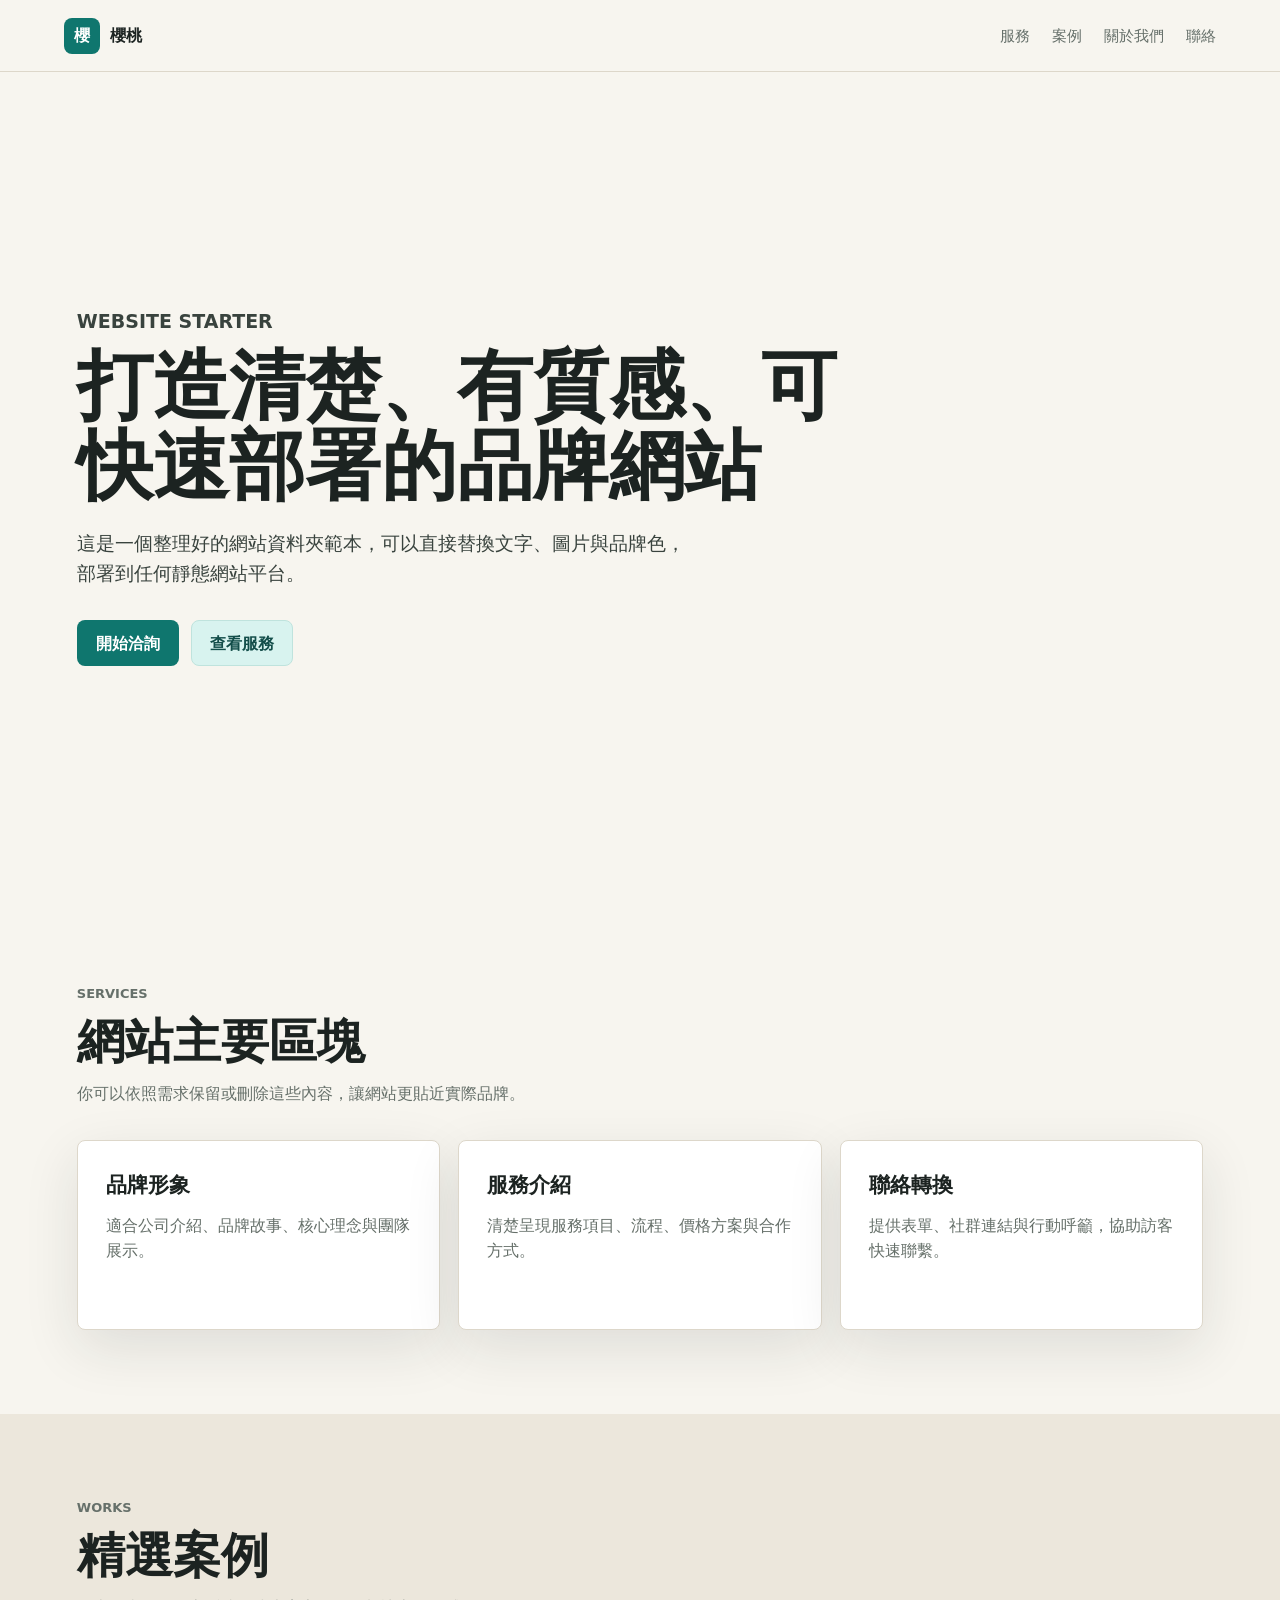
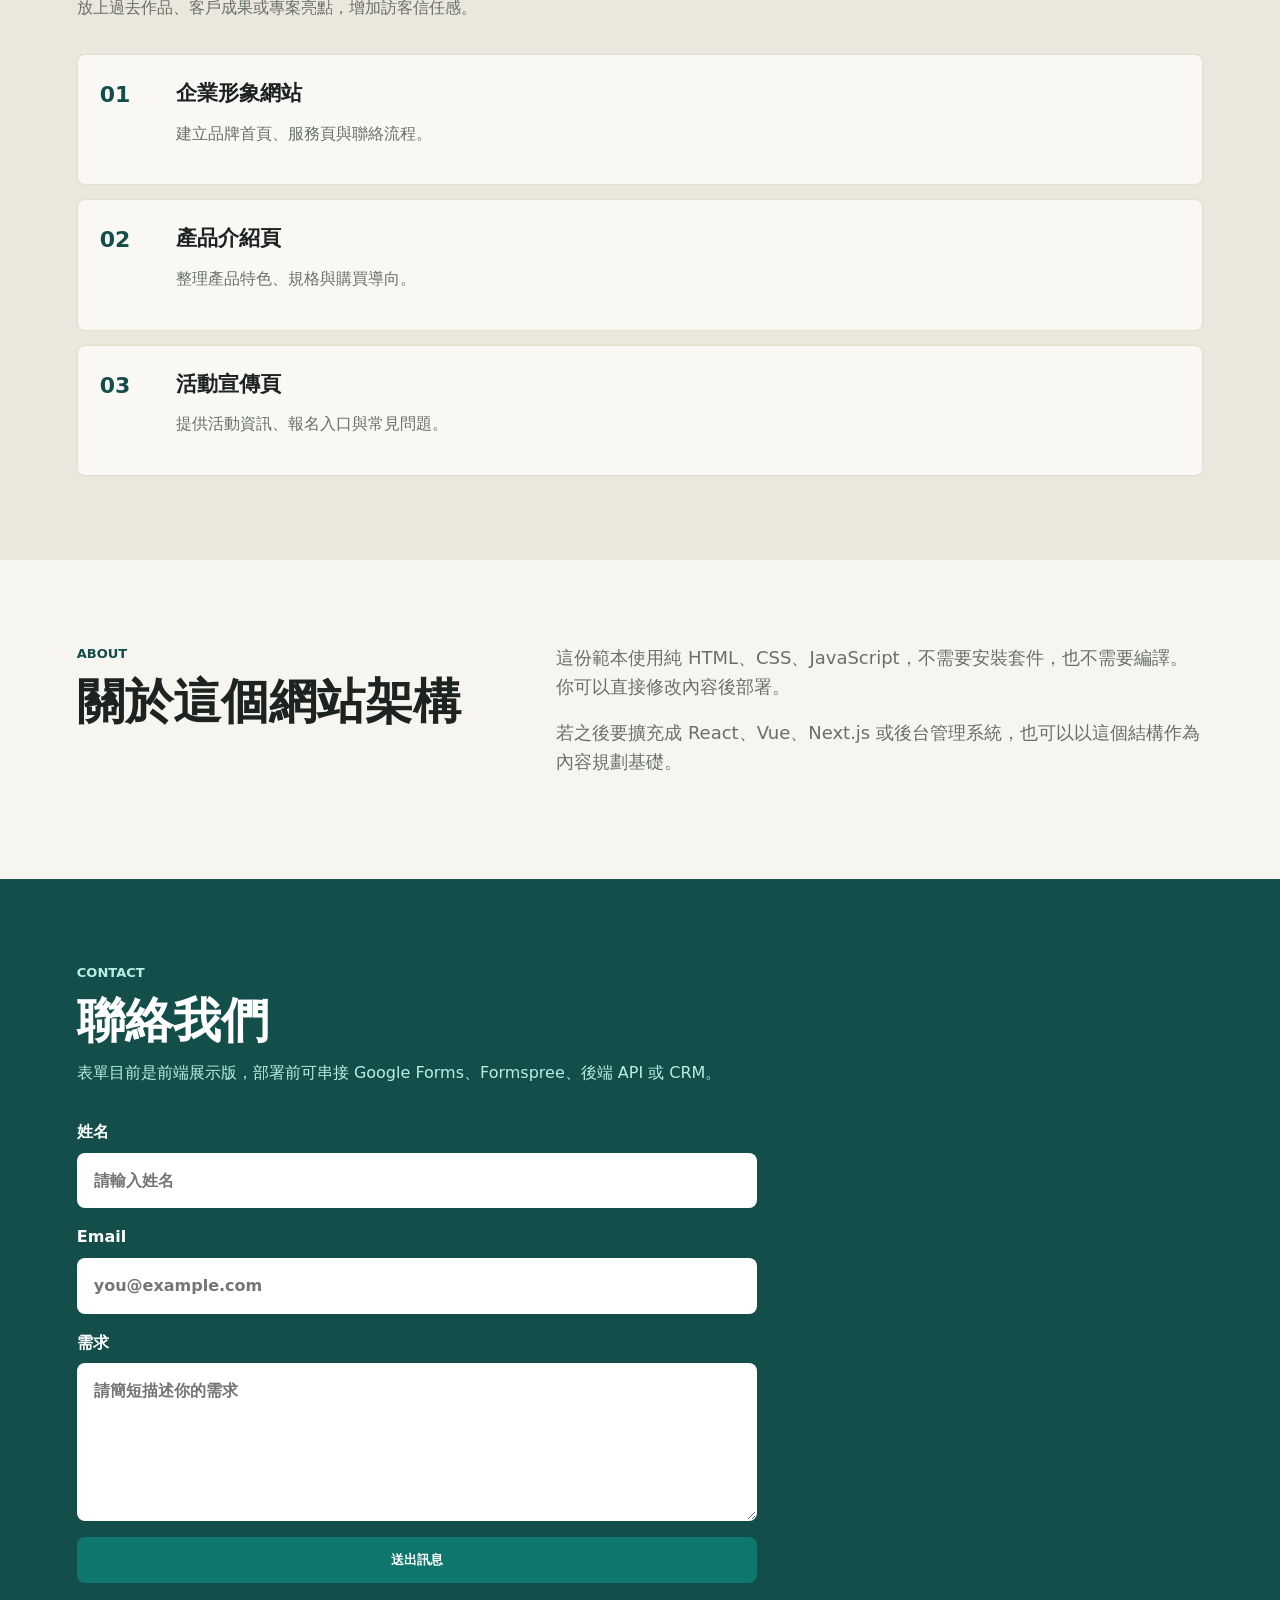
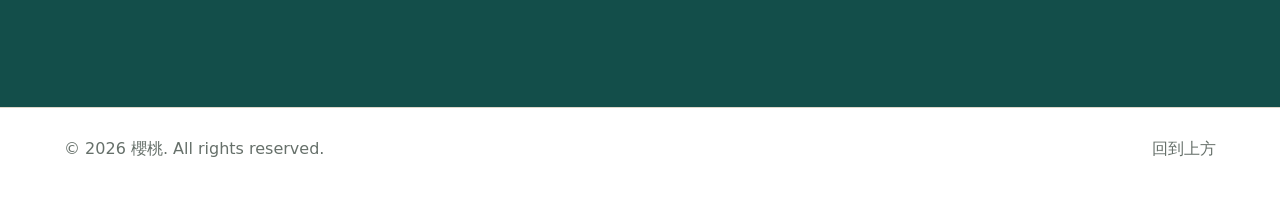
<file: deployable-website/index.html>
<!doctype html>
<html lang="zh-Hant">
  <head>
    <meta charset="utf-8" />
    <meta name="viewport" content="width=device-width, initial-scale=1" />
    <meta
      name="description"
      content="一個可直接部署的網站範本，適合公司形象、服務介紹與聯絡表單。"
    />
    <title>櫻桃 | 首頁</title>
    <link rel="stylesheet" href="./assets/css/styles.css" />
  </head>
  <body>
    <header class="site-header">
      <a class="brand" href="#home" aria-label="回到首頁">
        <span class="brand-mark">櫻</span>
        <span>櫻桃</span>
      </a>

      <button class="nav-toggle" type="button" aria-expanded="false" aria-controls="site-nav">
        <span></span>
        <span></span>
        <span></span>
      </button>

      <nav class="site-nav" id="site-nav" aria-label="主要導覽">
        <a href="#services">服務</a>
        <a href="#cases">案例</a>
        <a href="#about">關於我們</a>
        <a href="#contact">聯絡</a>
      </nav>
    </header>

    <main>
      <section class="hero" id="home">
        <div class="hero-content">
          <p class="eyebrow">Website Starter</p>
          <h1>打造清楚、有質感、可快速部署的品牌網站</h1>
          <p>
            這是一個整理好的網站資料夾範本，可以直接替換文字、圖片與品牌色，部署到任何靜態網站平台。
          </p>
          <div class="hero-actions">
            <a class="button primary" href="#contact">開始洽詢</a>
            <a class="button secondary" href="#services">查看服務</a>
          </div>
        </div>
      </section>

      <section class="section" id="services">
        <div class="section-heading">
          <p class="eyebrow">Services</p>
          <h2>網站主要區塊</h2>
          <p>你可以依照需求保留或刪除這些內容，讓網站更貼近實際品牌。</p>
        </div>

        <div class="card-grid">
          <article class="card">
            <h3>品牌形象</h3>
            <p>適合公司介紹、品牌故事、核心理念與團隊展示。</p>
          </article>
          <article class="card">
            <h3>服務介紹</h3>
            <p>清楚呈現服務項目、流程、價格方案與合作方式。</p>
          </article>
          <article class="card">
            <h3>聯絡轉換</h3>
            <p>提供表單、社群連結與行動呼籲，協助訪客快速聯繫。</p>
          </article>
        </div>
      </section>

      <section class="section muted" id="cases">
        <div class="section-heading">
          <p class="eyebrow">Works</p>
          <h2>精選案例</h2>
          <p>放上過去作品、客戶成果或專案亮點，增加訪客信任感。</p>
        </div>

        <div class="case-list">
          <article class="case-item">
            <span>01</span>
            <div>
              <h3>企業形象網站</h3>
              <p>建立品牌首頁、服務頁與聯絡流程。</p>
            </div>
          </article>
          <article class="case-item">
            <span>02</span>
            <div>
              <h3>產品介紹頁</h3>
              <p>整理產品特色、規格與購買導向。</p>
            </div>
          </article>
          <article class="case-item">
            <span>03</span>
            <div>
              <h3>活動宣傳頁</h3>
              <p>提供活動資訊、報名入口與常見問題。</p>
            </div>
          </article>
        </div>
      </section>

      <section class="section split" id="about">
        <div>
          <p class="eyebrow">About</p>
          <h2>關於這個網站架構</h2>
        </div>
        <div class="copy-block">
          <p>
            這份範本使用純 HTML、CSS、JavaScript，不需要安裝套件，也不需要編譯。你可以直接修改內容後部署。
          </p>
          <p>
            若之後要擴充成 React、Vue、Next.js 或後台管理系統，也可以以這個結構作為內容規劃基礎。
          </p>
        </div>
      </section>

      <section class="section contact-section" id="contact">
        <div class="section-heading">
          <p class="eyebrow">Contact</p>
          <h2>聯絡我們</h2>
          <p>表單目前是前端展示版，部署前可串接 Google Forms、Formspree、後端 API 或 CRM。</p>
        </div>

        <form class="contact-form">
          <label>
            姓名
            <input type="text" name="name" placeholder="請輸入姓名" required />
          </label>
          <label>
            Email
            <input type="email" name="email" placeholder="you@example.com" required />
          </label>
          <label>
            需求
            <textarea name="message" rows="5" placeholder="請簡短描述你的需求"></textarea>
          </label>
          <button class="button primary" type="submit">送出訊息</button>
          <p class="form-note" role="status"></p>
        </form>
      </section>
    </main>

    <footer class="site-footer">
      <p>© <span id="year"></span> 櫻桃. All rights reserved.</p>
      <a href="#home">回到上方</a>
    </footer>

    <script src="./assets/js/main.js"></script>
  </body>
</html>
</file>
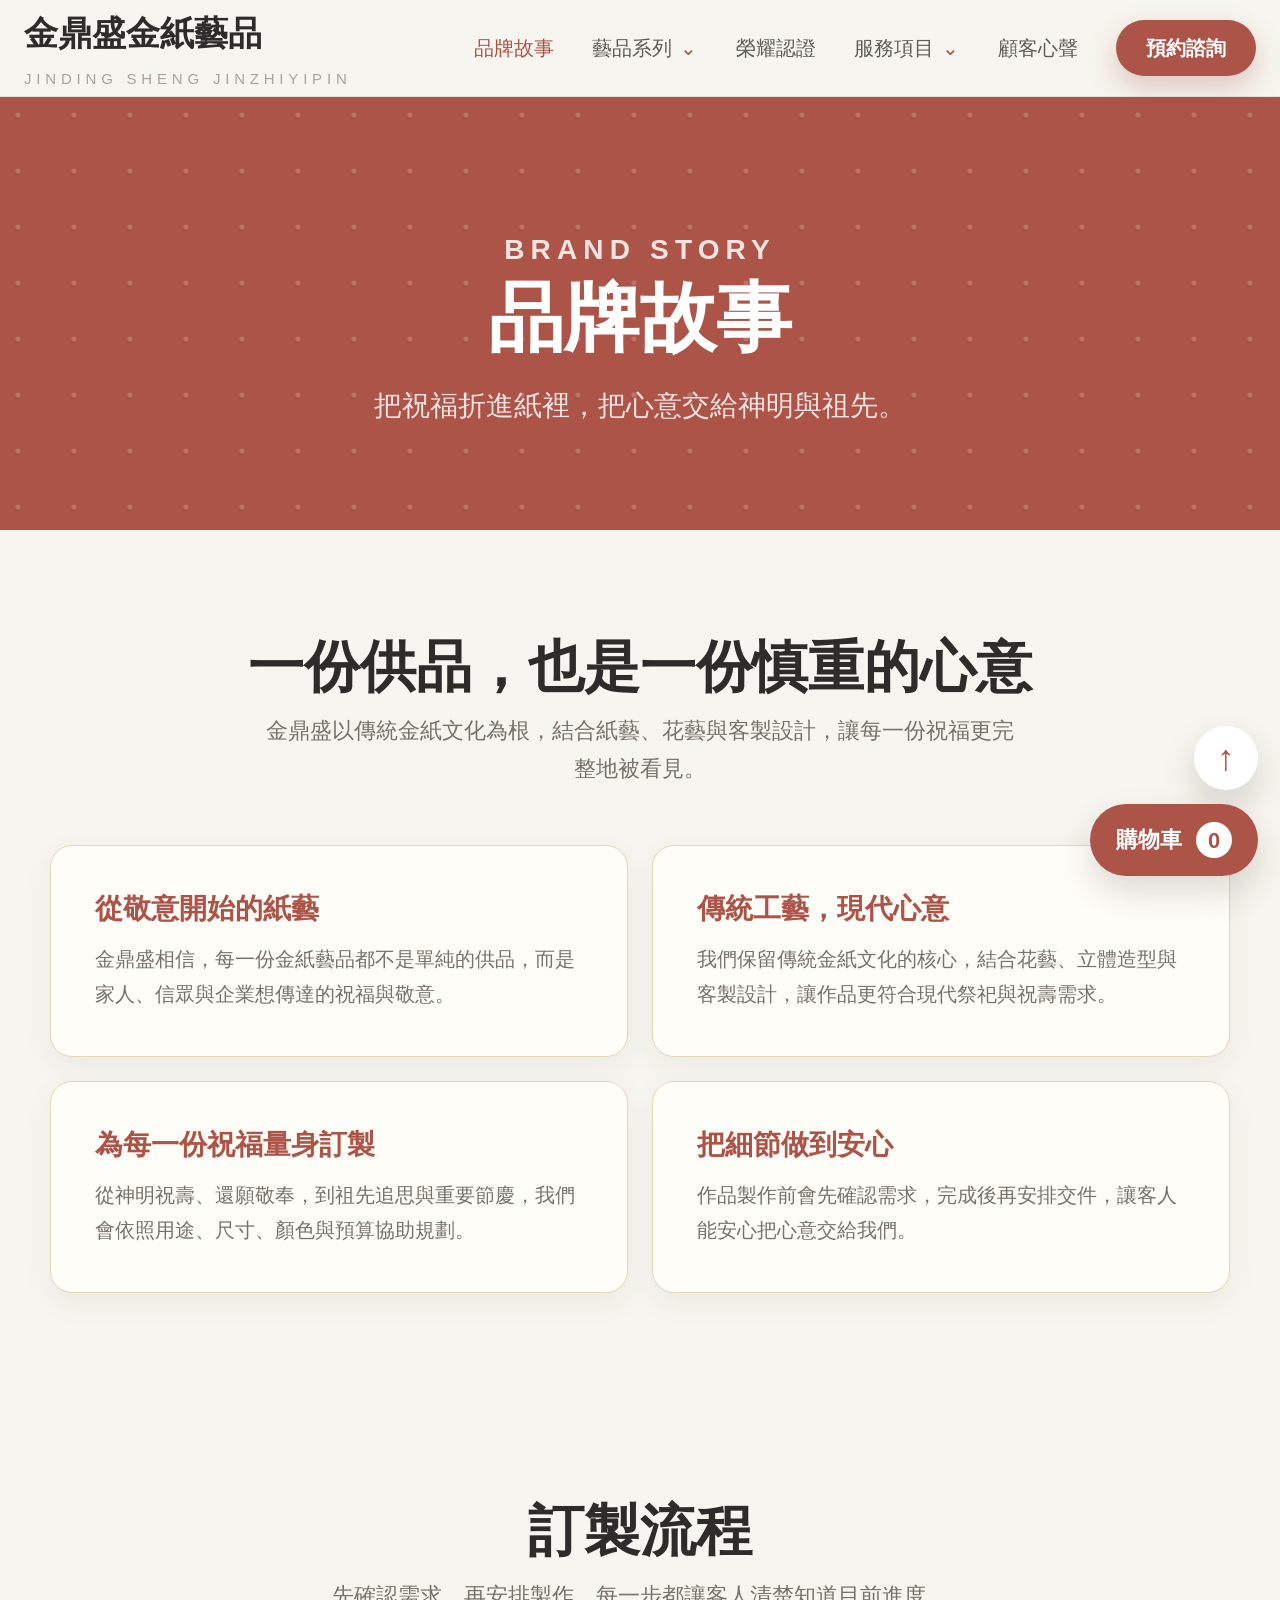
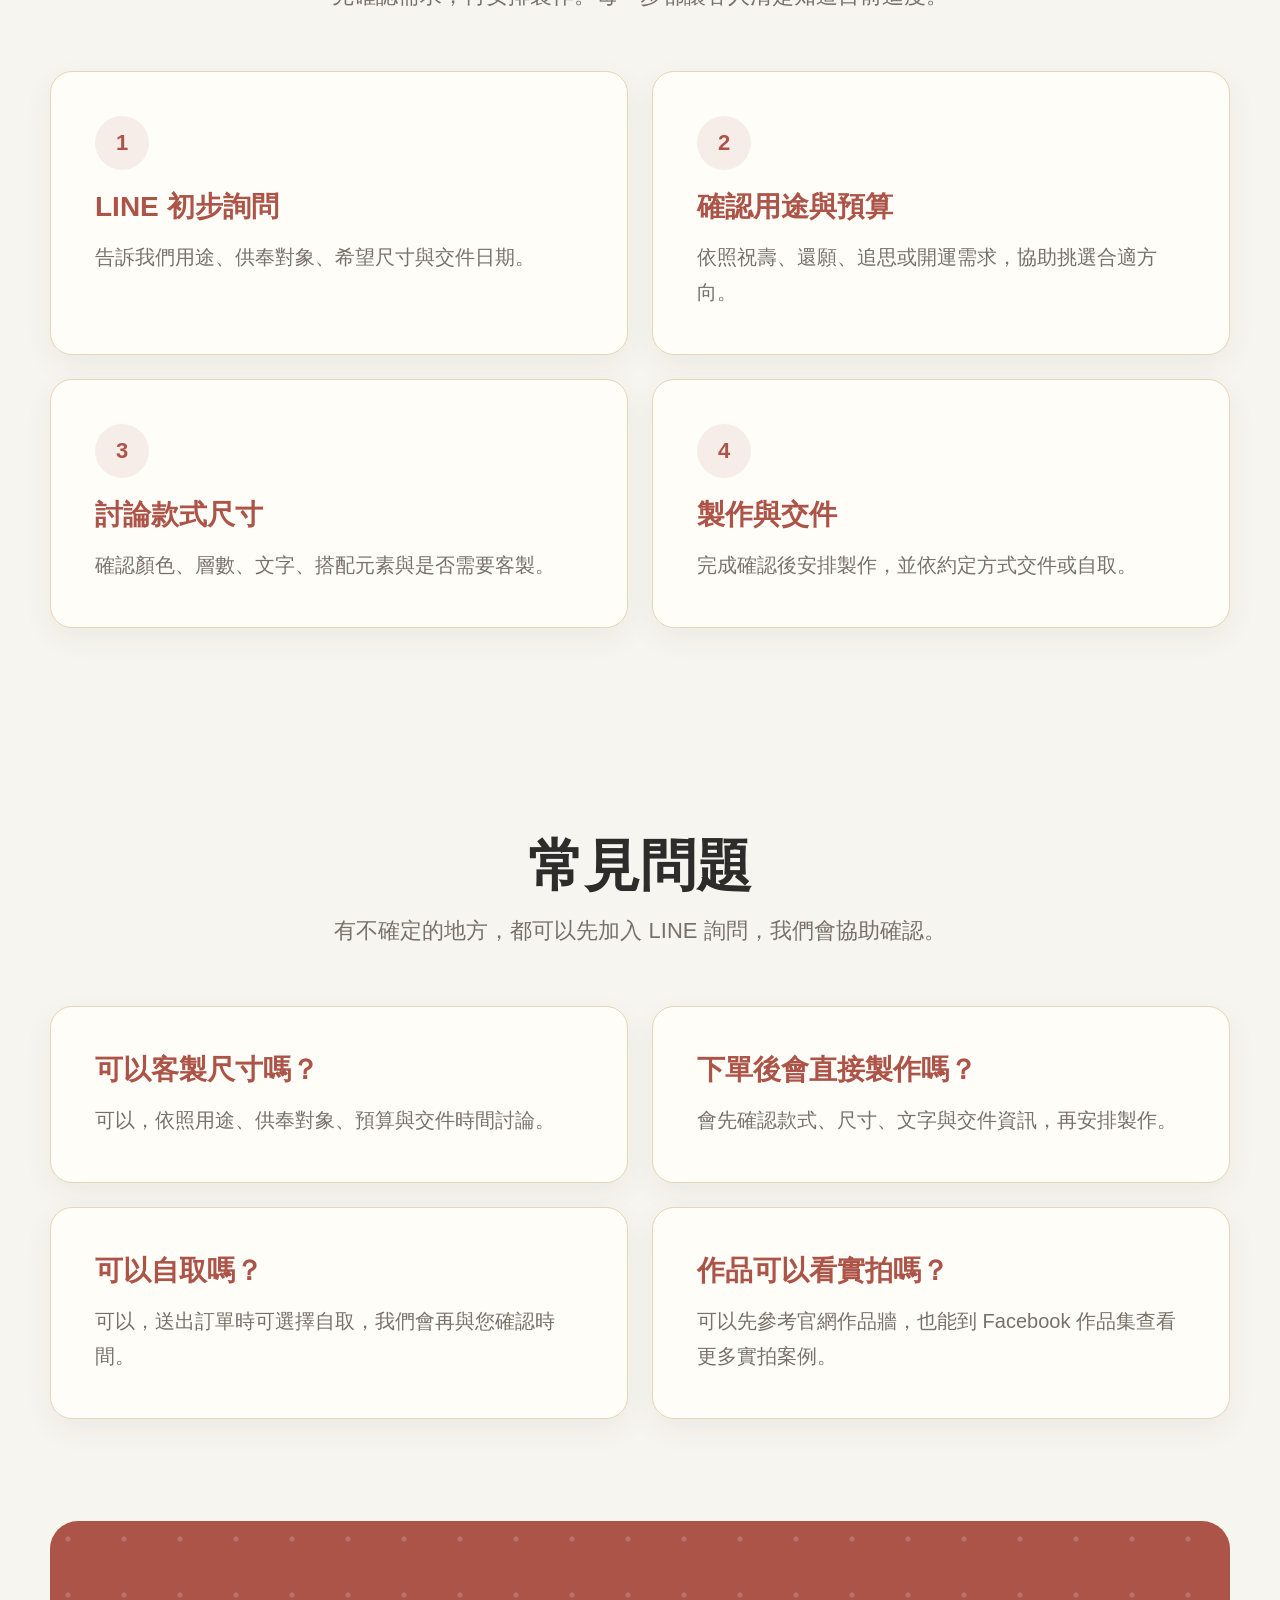
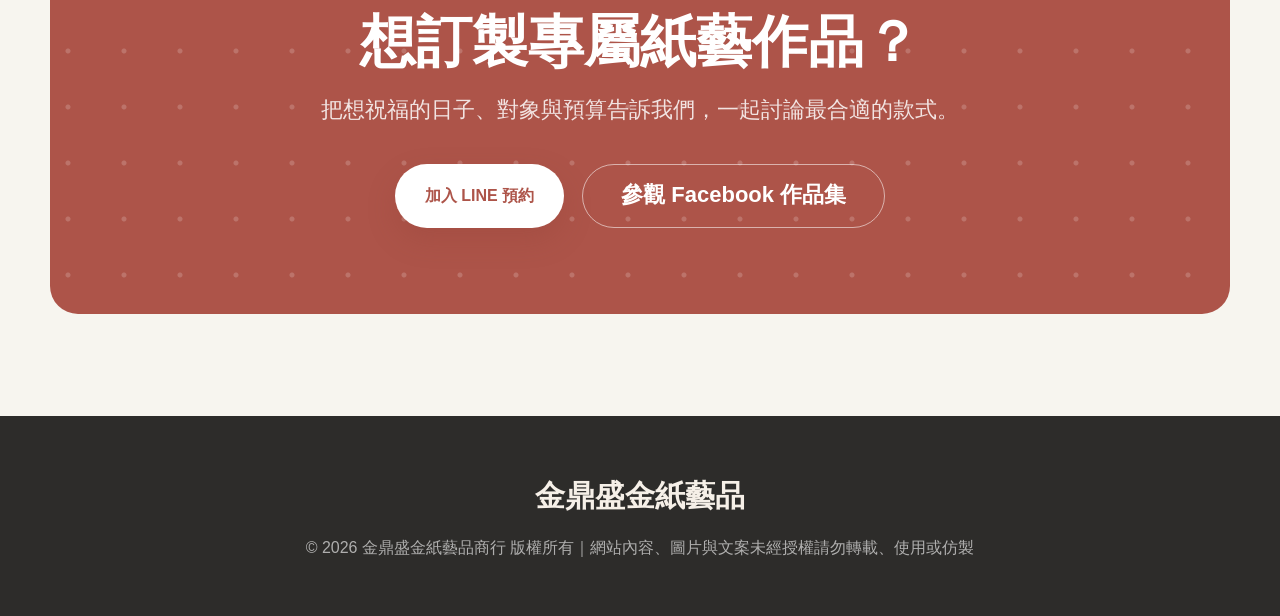
<file: story.html>
<!doctype html>
<html lang="zh-Hant">
<head>
  <meta charset="utf-8">
  <meta name="viewport" content="width=device-width, initial-scale=1">
  <title>品牌故事｜金鼎盛金紙藝品</title>
  <meta name="description" content="金鼎盛金紙藝品品牌故事，傳統紙藝與現代客製心意。">
  <style>
    :root {
      --bg: #f7f5ef;
      --paper: #fffdf8;
      --ink: #2e2c2a;
      --muted: #77716b;
      --brand: #ad5449;
      --gold: #c0a15b;
      --line: #e4d7b7;
      --shadow: 0 18px 45px rgba(47, 39, 30, 0.12);
    }

    * { box-sizing: border-box; }

    html { scroll-behavior: smooth; }

    body {
      margin: 0;
      background: var(--bg);
      color: var(--ink);
      font-family: "Noto Sans TC", "Microsoft JhengHei", Arial, sans-serif;
      line-height: 1.75;
    }

    a { color: inherit; text-decoration: none; }

    .site-header {
      position: sticky;
      top: 0;
      z-index: 20;
      background: rgba(247, 245, 239, 0.96);
      border-bottom: 1px solid rgba(190, 175, 140, 0.28);
      backdrop-filter: blur(12px);
    }

    .nav {
      width: min(1320px, calc(100% - 48px));
      margin: 0 auto;
      min-height: 96px;
      display: flex;
      align-items: center;
      justify-content: space-between;
      gap: 28px;
    }

    .brand-title {
      display: block;
      font-size: clamp(24px, 3vw, 34px);
      font-weight: 900;
      letter-spacing: 0;
    }

    .brand-subtitle {
      display: block;
      margin-top: 2px;
      color: #aaa39c;
      font-size: 15px;
      letter-spacing: 0.32em;
      text-transform: uppercase;
    }

    .nav-links {
      display: flex;
      align-items: center;
      gap: clamp(20px, 3vw, 48px);
      color: #5f5b56;
      font-size: 20px;
      white-space: nowrap;
    }

    .nav-link,
    .dropdown-button {
      border: 0;
      background: transparent;
      color: inherit;
      font: inherit;
      cursor: pointer;
      padding: 12px 0;
    }

    .nav-link.active,
    .nav-link:hover,
    .dropdown-button:hover {
      color: var(--brand);
    }

    .dropdown {
      position: relative;
    }

    .dropdown-button::after {
      content: "⌄";
      margin-left: 8px;
      color: var(--brand);
      font-size: 20px;
    }

    .dropdown-menu {
      position: absolute;
      top: 100%;
      left: 50%;
      min-width: 190px;
      transform: translateX(-50%);
      padding: 12px;
      background: var(--paper);
      border: 1px solid var(--line);
      border-radius: 18px;
      box-shadow: var(--shadow);
      display: none;
    }

    .dropdown:hover .dropdown-menu,
    .dropdown:focus-within .dropdown-menu {
      display: grid;
      gap: 6px;
    }

    .dropdown-menu a {
      padding: 10px 14px;
      border-radius: 12px;
      font-size: 18px;
    }

    .dropdown-menu a:hover {
      background: #f6eee5;
      color: var(--brand);
    }

    .cta-button {
      display: inline-flex;
      align-items: center;
      justify-content: center;
      min-height: 56px;
      padding: 0 30px;
      border-radius: 999px;
      background: var(--brand);
      color: #fff;
      font-weight: 800;
      box-shadow: 0 12px 28px rgba(143, 63, 52, 0.25);
    }

    main { overflow: hidden; }

    .hero {
      padding: clamp(78px, 10vw, 140px) 24px clamp(64px, 8vw, 100px);
      background:
        radial-gradient(circle at 18px 18px, rgba(255,255,255,0.18) 2px, transparent 3px) 0 0 / 56px 56px,
        var(--brand);
      color: #fff;
      text-align: center;
    }

    .eyebrow {
      margin: 0 0 14px;
      color: #f2d8ce;
      font-weight: 800;
      letter-spacing: 0.22em;
      text-transform: uppercase;
    }

    h1,
    h2,
    h3,
    p {
      margin-top: 0;
    }

    h1 {
      margin-bottom: 20px;
      font-size: clamp(42px, 7vw, 76px);
      line-height: 1.15;
      font-weight: 900;
    }

    .hero p {
      max-width: 780px;
      margin: 0 auto;
      color: rgba(255, 255, 255, 0.84);
      font-size: clamp(20px, 2.4vw, 28px);
    }

    .section {
      width: min(1180px, calc(100% - 44px));
      margin: 0 auto;
      padding: clamp(64px, 8vw, 110px) 0;
    }

    .section-heading {
      text-align: center;
      margin-bottom: clamp(34px, 5vw, 56px);
    }

    .section-heading h2 {
      margin-bottom: 12px;
      font-size: clamp(34px, 4.8vw, 56px);
      line-height: 1.2;
      font-weight: 900;
    }

    .section-heading p {
      margin: 0 auto;
      max-width: 760px;
      color: var(--muted);
      font-size: 22px;
    }

    .story-grid,
    .step-grid,
    .faq-grid {
      display: grid;
      grid-template-columns: repeat(2, minmax(0, 1fr));
      gap: 24px;
    }

    .story-card,
    .step-card,
    .faq-card {
      background: var(--paper);
      border: 1px solid var(--line);
      border-radius: 22px;
      padding: clamp(28px, 4vw, 44px);
      box-shadow: 0 10px 30px rgba(58, 50, 40, 0.06);
    }

    .story-card h3,
    .step-card h3,
    .faq-card h3 {
      margin-bottom: 14px;
      color: var(--brand);
      font-size: 28px;
      line-height: 1.35;
      font-weight: 900;
    }

    .story-card p,
    .step-card p,
    .faq-card p {
      margin: 0;
      color: var(--muted);
      font-size: 20px;
    }

    .step-number {
      width: 54px;
      height: 54px;
      display: inline-grid;
      place-items: center;
      margin-bottom: 18px;
      border-radius: 50%;
      background: #f6ede9;
      color: var(--brand);
      font-weight: 900;
      font-size: 22px;
    }

    .cta-section {
      width: min(1180px, calc(100% - 44px));
      margin: 0 auto clamp(72px, 8vw, 120px);
      padding: clamp(54px, 7vw, 86px) 24px;
      border-radius: 28px;
      background:
        radial-gradient(circle at 18px 18px, rgba(255,255,255,0.18) 2px, transparent 3px) 0 0 / 56px 56px,
        var(--brand);
      color: #fff;
      text-align: center;
    }

    .cta-section h2 {
      margin-bottom: 14px;
      font-size: clamp(34px, 4.8vw, 56px);
      line-height: 1.25;
    }

    .cta-section p {
      max-width: 780px;
      margin: 0 auto 34px;
      color: rgba(255, 255, 255, 0.84);
      font-size: 22px;
    }

    .cta-actions {
      display: flex;
      justify-content: center;
      flex-wrap: wrap;
      gap: 18px;
    }

    .cta-secondary {
      display: inline-flex;
      align-items: center;
      justify-content: center;
      min-height: 64px;
      padding: 0 38px;
      border: 1px solid rgba(255,255,255,0.55);
      border-radius: 999px;
      color: #fff;
      font-size: 22px;
      font-weight: 800;
    }

    .cta-primary {
      background: #fff;
      color: var(--brand);
    }

    .site-footer {
      background: #2d2c2a;
      color: #f6f0e8;
      text-align: center;
      padding: 54px 24px;
    }

    .site-footer strong {
      display: block;
      margin-bottom: 12px;
      font-size: 30px;
    }

    .site-footer p {
      margin: 0;
      color: rgba(255,255,255,0.62);
      font-size: 16px;
    }

    .floating-actions {
      position: fixed;
      right: 22px;
      bottom: 24px;
      z-index: 30;
      display: grid;
      gap: 14px;
      justify-items: end;
    }

    .top-button,
    .cart-button {
      border: 0;
      cursor: pointer;
      box-shadow: 0 16px 34px rgba(47, 39, 30, 0.16);
    }

    .top-button {
      width: 64px;
      height: 64px;
      border-radius: 50%;
      background: #fff;
      color: var(--brand);
      font-size: 36px;
      line-height: 1;
    }

    .cart-button {
      display: inline-flex;
      align-items: center;
      gap: 14px;
      min-height: 72px;
      padding: 0 26px;
      border-radius: 999px;
      background: var(--brand);
      color: #fff;
      font-size: 22px;
      font-weight: 900;
    }

    .cart-count {
      display: inline-grid;
      place-items: center;
      min-width: 36px;
      height: 36px;
      padding: 0 10px;
      border-radius: 999px;
      background: #fff;
      color: var(--brand);
    }

    @media (max-width: 980px) {
      .nav {
        align-items: flex-start;
        flex-direction: column;
        padding: 18px 0;
      }

      .nav-links {
        width: 100%;
        overflow-x: auto;
        gap: 24px;
        padding-bottom: 4px;
      }

      .dropdown-menu {
        left: 0;
        transform: none;
      }

      .story-grid,
      .step-grid,
      .faq-grid {
        grid-template-columns: 1fr;
      }
    }

    @media (max-width: 640px) {
      .nav {
        width: min(100% - 28px, 1320px);
      }

      .brand-subtitle {
        font-size: 12px;
      }

      .nav-links {
        font-size: 17px;
      }

      .section {
        width: min(100% - 28px, 1180px);
      }

      .story-card,
      .step-card,
      .faq-card {
        border-radius: 18px;
      }

      .floating-actions {
        right: 14px;
        bottom: 14px;
      }

      .cart-button {
        min-height: 62px;
        padding: 0 20px;
      }
    }
  </style>
</head>
<body>
  <header class="site-header">
    <nav class="nav" aria-label="主選單">
      <a class="brand" href="index.html">
        <span class="brand-title">金鼎盛金紙藝品</span>
        <span class="brand-subtitle">Jinding Sheng JinzhiYipin</span>
      </a>

      <div class="nav-links">
        <a class="nav-link active" href="story.html">品牌故事</a>
        <div class="dropdown">
          <button class="dropdown-button" type="button">藝品系列</button>
          <div class="dropdown-menu">
            <a href="collections.html#blessing">神明祝壽</a>
            <a href="collections.html#memorial">弔念追思</a>
            <a href="collections.html#fortune">招財開運</a>
          </div>
        </div>
        <a class="nav-link" href="awards.html">榮耀認證</a>
        <div class="dropdown">
          <button class="dropdown-button" type="button">服務項目</button>
          <div class="dropdown-menu">
            <a href="#process">訂製流程</a>
            <a href="#faq">常見問題</a>
            <a href="https://line.me/R/ti/p/@771qiuwt" target="_blank" rel="noopener">LINE 詢問</a>
          </div>
        </div>
        <a class="nav-link" href="index.html#reviews">顧客心聲</a>
        <a class="cta-button" href="https://line.me/R/ti/p/@771qiuwt" target="_blank" rel="noopener">預約諮詢</a>
      </div>
    </nav>
  </header>

  <main>
    <section class="hero">
      <p class="eyebrow">Brand Story</p>
      <h1>品牌故事</h1>
      <p>把祝福折進紙裡，把心意交給神明與祖先。</p>
    </section>

    <section class="section" aria-labelledby="story-title">
      <div class="section-heading">
        <h2 id="story-title">一份供品，也是一份慎重的心意</h2>
        <p>金鼎盛以傳統金紙文化為根，結合紙藝、花藝與客製設計，讓每一份祝福更完整地被看見。</p>
      </div>

      <div class="story-grid">
        <article class="story-card">
          <h3>從敬意開始的紙藝</h3>
          <p>金鼎盛相信，每一份金紙藝品都不是單純的供品，而是家人、信眾與企業想傳達的祝福與敬意。</p>
        </article>
        <article class="story-card">
          <h3>傳統工藝，現代心意</h3>
          <p>我們保留傳統金紙文化的核心，結合花藝、立體造型與客製設計，讓作品更符合現代祭祀與祝壽需求。</p>
        </article>
        <article class="story-card">
          <h3>為每一份祝福量身訂製</h3>
          <p>從神明祝壽、還願敬奉，到祖先追思與重要節慶，我們會依照用途、尺寸、顏色與預算協助規劃。</p>
        </article>
        <article class="story-card">
          <h3>把細節做到安心</h3>
          <p>作品製作前會先確認需求，完成後再安排交件，讓客人能安心把心意交給我們。</p>
        </article>
      </div>
    </section>

    <section class="section" id="process" aria-labelledby="process-title">
      <div class="section-heading">
        <h2 id="process-title">訂製流程</h2>
        <p>先確認需求，再安排製作。每一步都讓客人清楚知道目前進度。</p>
      </div>

      <div class="step-grid">
        <article class="step-card">
          <span class="step-number">1</span>
          <h3>LINE 初步詢問</h3>
          <p>告訴我們用途、供奉對象、希望尺寸與交件日期。</p>
        </article>
        <article class="step-card">
          <span class="step-number">2</span>
          <h3>確認用途與預算</h3>
          <p>依照祝壽、還願、追思或開運需求，協助挑選合適方向。</p>
        </article>
        <article class="step-card">
          <span class="step-number">3</span>
          <h3>討論款式尺寸</h3>
          <p>確認顏色、層數、文字、搭配元素與是否需要客製。</p>
        </article>
        <article class="step-card">
          <span class="step-number">4</span>
          <h3>製作與交件</h3>
          <p>完成確認後安排製作，並依約定方式交件或自取。</p>
        </article>
      </div>
    </section>

    <section class="section" id="faq" aria-labelledby="faq-title">
      <div class="section-heading">
        <h2 id="faq-title">常見問題</h2>
        <p>有不確定的地方，都可以先加入 LINE 詢問，我們會協助確認。</p>
      </div>

      <div class="faq-grid">
        <article class="faq-card">
          <h3>可以客製尺寸嗎？</h3>
          <p>可以，依照用途、供奉對象、預算與交件時間討論。</p>
        </article>
        <article class="faq-card">
          <h3>下單後會直接製作嗎？</h3>
          <p>會先確認款式、尺寸、文字與交件資訊，再安排製作。</p>
        </article>
        <article class="faq-card">
          <h3>可以自取嗎？</h3>
          <p>可以，送出訂單時可選擇自取，我們會再與您確認時間。</p>
        </article>
        <article class="faq-card">
          <h3>作品可以看實拍嗎？</h3>
          <p>可以先參考官網作品牆，也能到 Facebook 作品集查看更多實拍案例。</p>
        </article>
      </div>
    </section>

    <section class="cta-section">
      <h2>想訂製專屬紙藝作品？</h2>
      <p>把想祝福的日子、對象與預算告訴我們，一起討論最合適的款式。</p>
      <div class="cta-actions">
        <a class="cta-button cta-primary" href="https://line.me/R/ti/p/@771qiuwt" target="_blank" rel="noopener">加入 LINE 預約</a>
        <a class="cta-secondary" href="https://www.facebook.com/share/1Cid4SuPpy/?mibextid=wwXIfr" target="_blank" rel="noopener">參觀 Facebook 作品集</a>
      </div>
    </section>
  </main>

  <footer class="site-footer">
    <strong>金鼎盛金紙藝品</strong>
    <p>© 2026 金鼎盛金紙藝品商行 版權所有｜網站內容、圖片與文案未經授權請勿轉載、使用或仿製</p>
  </footer>

  <div class="floating-actions" aria-label="快速操作">
    <button class="top-button" type="button" aria-label="回到頂部" onclick="window.scrollTo({ top: 0, behavior: 'smooth' })">↑</button>
    <a class="cart-button" href="collections.html" aria-label="前往購物車">
      <span>購物車</span>
      <span class="cart-count" id="cart-count">0</span>
    </a>
  </div>

  <script>
    function updateCartCount() {
      try {
        var cart = JSON.parse(localStorage.getItem("jindingCart") || "[]");
        var total = cart.reduce(function (sum, item) {
          return sum + (Number(item.qty) || 0);
        }, 0);
        document.getElementById("cart-count").textContent = total;
      } catch (error) {
        document.getElementById("cart-count").textContent = "0";
      }
    }

    updateCartCount();
  </script>
</body>
</html>
</file>
<file: deployable-website/assets/css/styles.css>
:root {
  --bg: #f7f5ef;
  --surface: #ffffff;
  --surface-soft: #ece7dc;
  --text: #1c2321;
  --muted: #66706a;
  --line: #ddd7ca;
  --accent: #0f766e;
  --accent-dark: #134e4a;
  --accent-soft: #d8f3ef;
  --shadow: 0 18px 55px rgba(28, 35, 33, 0.11);
}

* {
  box-sizing: border-box;
}

html {
  scroll-behavior: smooth;
}

body {
  margin: 0;
  background: var(--bg);
  color: var(--text);
  font-family: "Noto Sans TC", "Microsoft JhengHei", system-ui, sans-serif;
  line-height: 1.6;
}

a {
  color: inherit;
  text-decoration: none;
}

.site-header {
  position: sticky;
  top: 0;
  z-index: 20;
  display: flex;
  align-items: center;
  justify-content: space-between;
  gap: 24px;
  min-height: 72px;
  padding: 16px clamp(20px, 5vw, 72px);
  background: rgba(247, 245, 239, 0.92);
  border-bottom: 1px solid var(--line);
  backdrop-filter: blur(14px);
}

.brand {
  display: inline-flex;
  align-items: center;
  gap: 10px;
  font-weight: 800;
}

.brand-mark {
  display: grid;
  width: 36px;
  height: 36px;
  place-items: center;
  color: #fff;
  background: var(--accent);
  border-radius: 8px;
}

.site-nav {
  display: flex;
  align-items: center;
  gap: 22px;
  color: var(--muted);
  font-size: 15px;
}

.site-nav a:hover {
  color: var(--accent-dark);
}

.nav-toggle {
  display: none;
  width: 42px;
  height: 42px;
  padding: 9px;
  border: 1px solid var(--line);
  border-radius: 8px;
  background: var(--surface);
}

.nav-toggle span {
  display: block;
  height: 2px;
  margin: 5px 0;
  background: var(--text);
}

.hero {
  min-height: calc(100vh - 72px);
  display: grid;
  align-items: center;
  padding: 72px clamp(20px, 6vw, 96px);
  background:
    linear-gradient(90deg, rgba(247, 245, 239, 0.96), rgba(247, 245, 239, 0.7)),
    url("https://images.unsplash.com/photo-1497366754035-f200968a6e72?auto=format&fit=crop&w=1800&q=80")
      center / cover;
}

.hero-content {
  max-width: 760px;
}

.eyebrow {
  margin: 0 0 10px;
  color: var(--accent-dark);
  font-size: 13px;
  font-weight: 800;
  letter-spacing: 0;
  text-transform: uppercase;
}

h1,
h2,
h3,
p {
  margin-top: 0;
}

h1 {
  margin-bottom: 22px;
  font-size: clamp(38px, 6vw, 76px);
  line-height: 1.05;
}

h2 {
  margin-bottom: 12px;
  font-size: clamp(30px, 4vw, 48px);
  line-height: 1.12;
}

h3 {
  margin-bottom: 10px;
  font-size: 21px;
}

.hero p {
  max-width: 620px;
  color: #39433e;
  font-size: 19px;
}

.hero-actions {
  display: flex;
  flex-wrap: wrap;
  gap: 12px;
  margin-top: 32px;
}

.button {
  display: inline-flex;
  align-items: center;
  justify-content: center;
  min-height: 46px;
  padding: 0 18px;
  border: 1px solid transparent;
  border-radius: 8px;
  font-weight: 800;
  cursor: pointer;
}

.button.primary {
  color: #fff;
  background: var(--accent);
}

.button.primary:hover {
  background: var(--accent-dark);
}

.button.secondary {
  color: var(--accent-dark);
  background: var(--accent-soft);
  border-color: #bfe3dd;
}

.section {
  padding: 84px clamp(20px, 6vw, 96px);
}

.section.muted {
  background: var(--surface-soft);
}

.section-heading {
  max-width: 680px;
  margin-bottom: 34px;
}

.section-heading p,
.copy-block p,
.card p,
.case-item p {
  color: var(--muted);
}

.card-grid {
  display: grid;
  grid-template-columns: repeat(3, minmax(0, 1fr));
  gap: 18px;
}

.card {
  min-height: 190px;
  padding: 28px;
  background: var(--surface);
  border: 1px solid var(--line);
  border-radius: 8px;
  box-shadow: var(--shadow);
}

.case-list {
  display: grid;
  gap: 14px;
}

.case-item {
  display: grid;
  grid-template-columns: 58px 1fr;
  gap: 18px;
  padding: 22px;
  background: rgba(255, 255, 255, 0.72);
  border: 1px solid rgba(221, 215, 202, 0.8);
  border-radius: 8px;
}

.case-item span {
  color: var(--accent-dark);
  font-size: 22px;
  font-weight: 900;
}

.split {
  display: grid;
  grid-template-columns: minmax(0, 0.8fr) minmax(0, 1.2fr);
  gap: 48px;
  align-items: start;
}

.copy-block {
  max-width: 720px;
  font-size: 18px;
}

.contact-section {
  background: var(--accent-dark);
  color: #fff;
}

.contact-section .eyebrow,
.contact-section .section-heading p {
  color: #b9eee5;
}

.contact-form {
  display: grid;
  gap: 16px;
  max-width: 680px;
}

.contact-form label {
  display: grid;
  gap: 8px;
  font-weight: 800;
}

.contact-form input,
.contact-form textarea {
  width: 100%;
  padding: 14px 16px;
  color: var(--text);
  font: inherit;
  border: 1px solid transparent;
  border-radius: 8px;
}

.contact-form input:focus,
.contact-form textarea:focus {
  border-color: #7dd3c7;
  outline: 3px solid rgba(125, 211, 199, 0.28);
}

.form-note {
  min-height: 24px;
  margin: 0;
  color: #b9eee5;
}

.site-footer {
  display: flex;
  justify-content: space-between;
  gap: 16px;
  padding: 28px clamp(20px, 5vw, 72px);
  color: var(--muted);
  background: var(--surface);
  border-top: 1px solid var(--line);
}

@media (max-width: 820px) {
  .nav-toggle {
    display: block;
  }

  .site-nav {
    position: absolute;
    top: 72px;
    right: 20px;
    left: 20px;
    display: none;
    flex-direction: column;
    align-items: stretch;
    gap: 0;
    padding: 10px;
    background: var(--surface);
    border: 1px solid var(--line);
    border-radius: 8px;
    box-shadow: var(--shadow);
  }

  .site-nav.is-open {
    display: flex;
  }

  .site-nav a {
    padding: 12px;
  }

  .hero {
    min-height: 720px;
    padding-top: 56px;
  }

  .card-grid,
  .split {
    grid-template-columns: 1fr;
  }

  .site-footer {
    flex-direction: column;
  }
}

@media (max-width: 520px) {
  .hero {
    min-height: 660px;
  }

  h1 {
    font-size: 38px;
  }

  .button {
    width: 100%;
  }

  .case-item {
    grid-template-columns: 1fr;
  }
}
</file>
